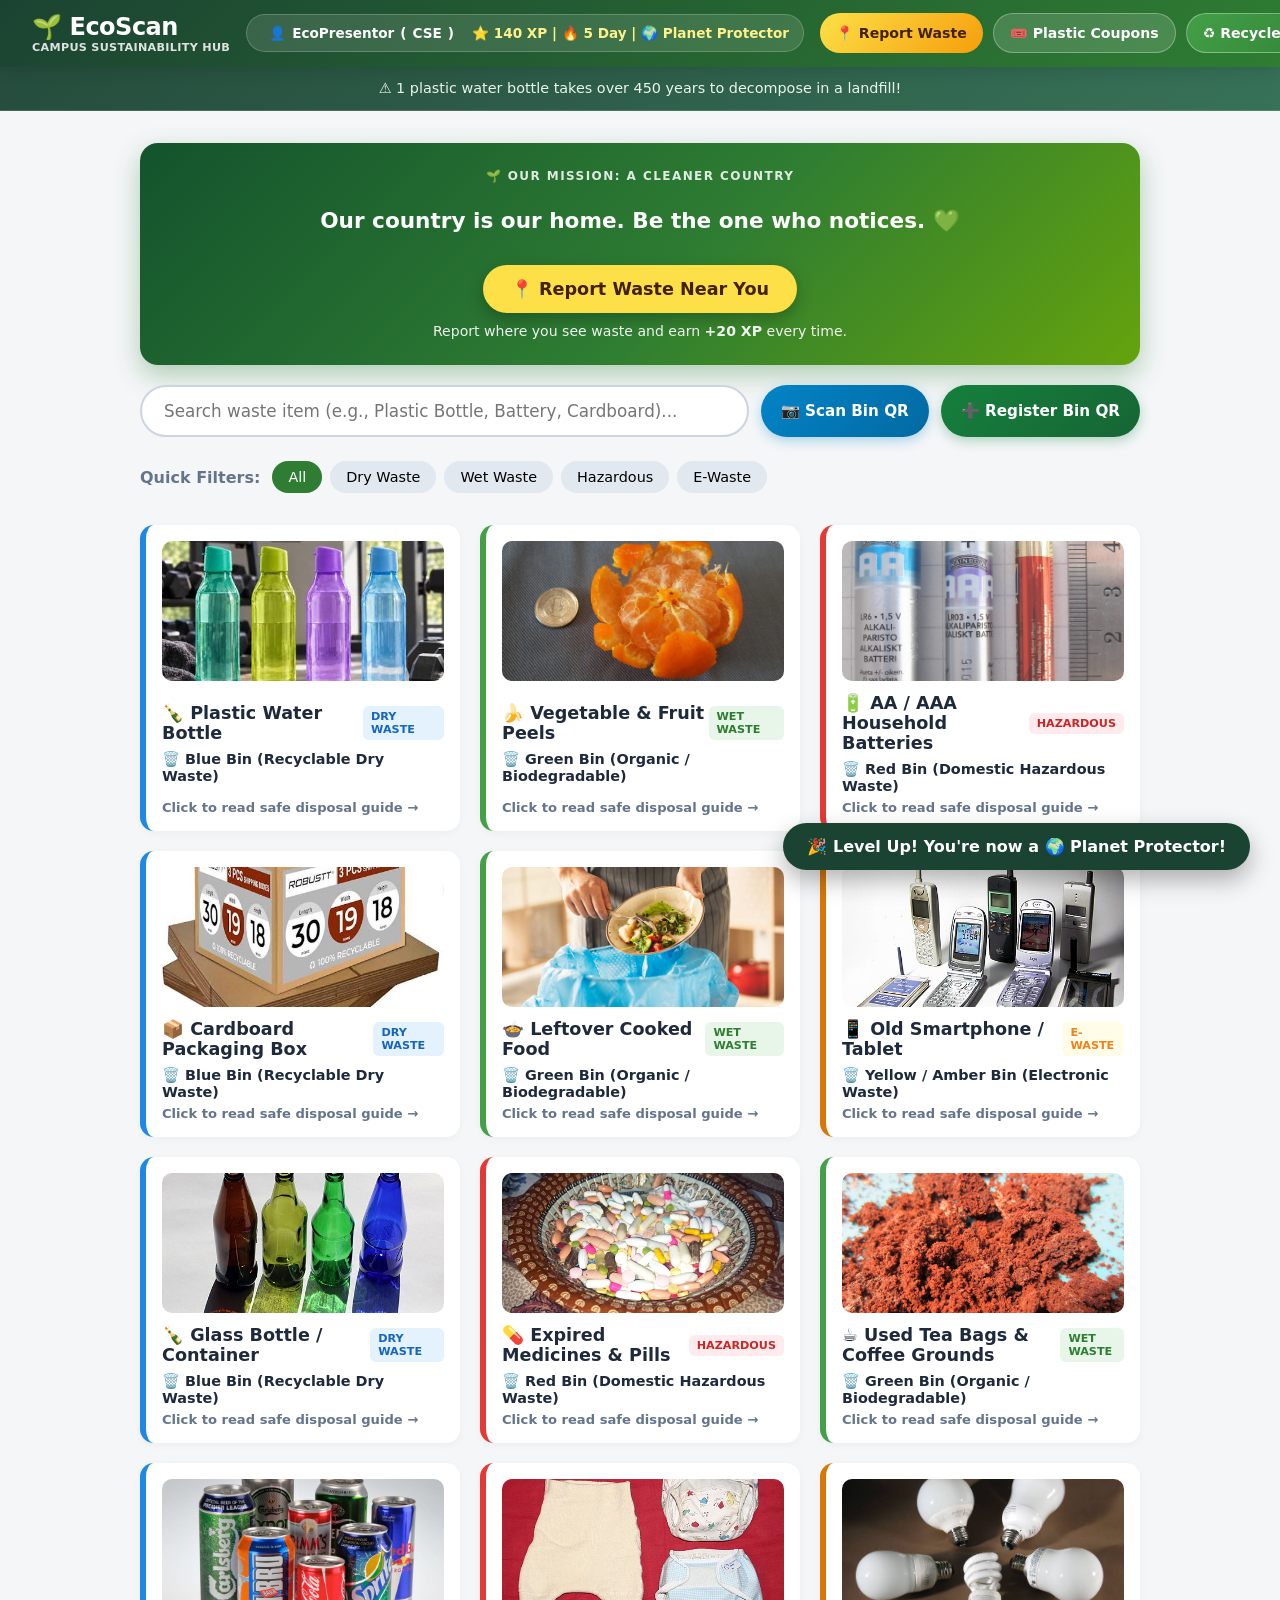
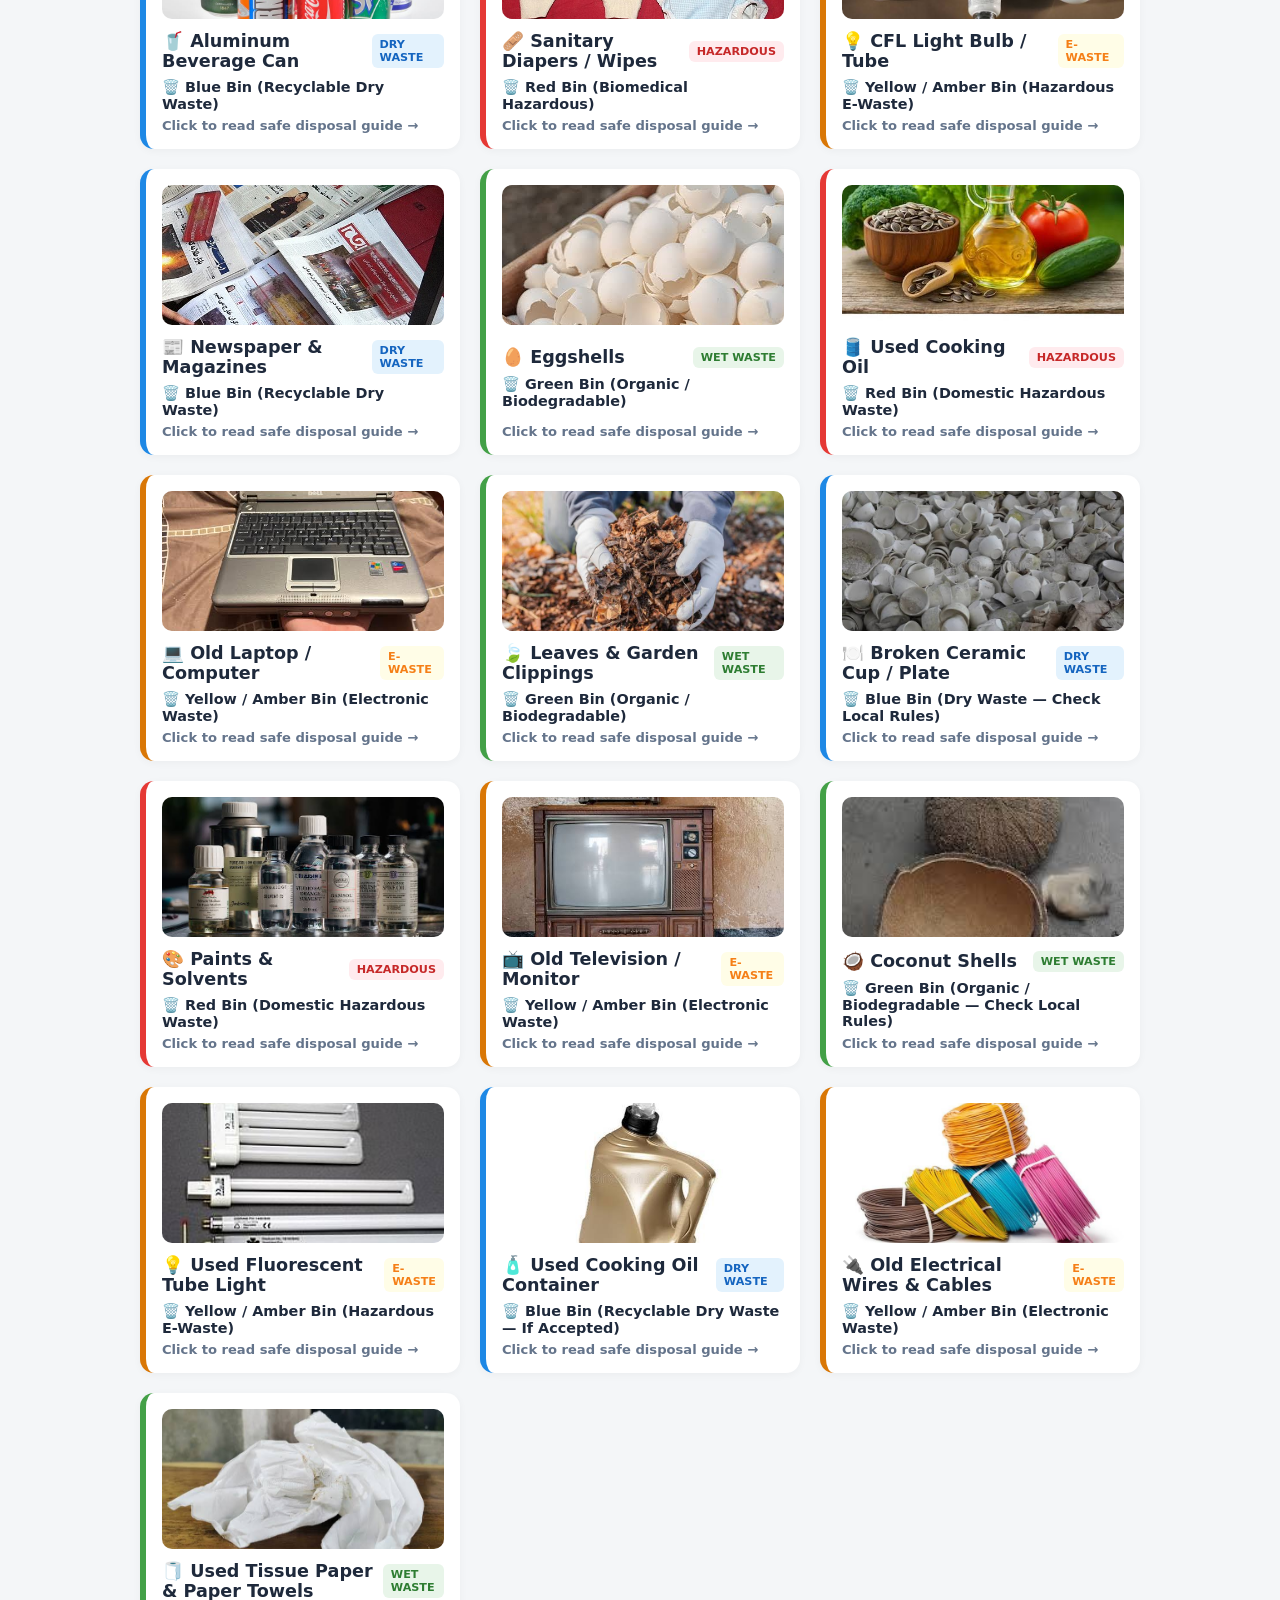
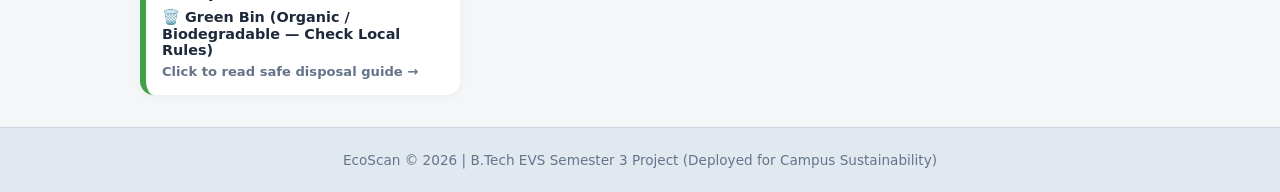
<file: index.html>
<!DOCTYPE html>
<html lang="en">
<head>
    <meta charset="UTF-8">
    <meta name="viewport" content="width=device-width, initial-scale=1.0">
    <title>EcoScan - Smart Waste Disposal Guide & Campus IoT Node</title>
    <link rel="stylesheet" href="style.css">
    <link rel="stylesheet" href="recycle.css">
</head>
<body>

    <!-- Professional Enterprise Header & Navbar -->
    <header class="app-header">
        <div class="nav-container">
            <!-- Brand Logo & Title -->
            <div class="nav-brand">
                <div class="logo">🌱 <span>EcoScan</span></div>
                <p class="tagline">Campus Sustainability Hub</p>
            </div>

            <!-- Central User Profile & Gamification Badge -->
            <div class="nav-profile-group">
                <button id="profileEditBtn" class="profile-edit-btn" title="Edit Profile & Stream">
                    👤 <span id="userDisplayName">Student</span> (<span id="userStreamTag">CSE</span>)
                </button>
                <div id="xpBadge" class="xp-badge">
                    ⭐ <span id="userXp">0</span> XP | 🔥 <span id="userStreakCount">1</span> Day | <span id="userRank">Rookie Sorter</span>
                </div>
            </div>

            <!-- Right-aligned Quick Navigation Utilities -->
            <div class="nav-actions-group">
                <!-- Injected Onboarding/Report Waste Button will dynamically appear first here -->
                <button id="openPlasticCouponBtn" class="nav-utility-btn" title="Plastic Deposit & Coupon Generator">
                    🎟️ Plastic Coupons
                </button>
                <button id="openRecycleBtn" class="nav-utility-btn recycle-nav-btn" title="Recycle & Reuse DIY Tutorials" aria-pressed="false">
                    ♻️ Recycle &amp; Reuse
                </button>
                <button id="openLeaderboardBtn" class="nav-utility-btn leaderboard-btn" title="View Stream Leaderboard">
                    🏆 Leaderboard
                </button>
            </div>
        </div>
    </header>

    <!-- Premium Glassmorphism Rotating Fact Banner -->
    <div class="ticker-container">
        <div class="ticker-track" id="factTicker"></div>
    </div>

    <main class="main-container">

        <!-- Existing Home Waste Search View -->
        <div id="wasteHomeView">
            <section class="search-section">
                <div class="search-bar-wrapper">
                    <input 
                        type="text" 
                        id="searchInput" 
                        placeholder="Search waste item (e.g., Plastic Bottle, Battery, Cardboard)..."
                        autocomplete="off"
                    />
                    <button id="openBinScannerBtn" class="scanner-trigger-btn" title="Scan Campus Bin QR">
                        📷 Scan Bin QR
                    </button>
                    <button id="openRegisterBinBtn" class="register-trigger-btn" title="Register New Campus Bin">
                        ➕ Register Bin QR
                    </button>
                </div>
            </section>

            <!-- Quick Filters -->
            <section class="filter-section">
                <span class="filter-label">Quick Filters:</span>
                <div class="pill-group">
                    <button class="pill active" data-category="All">All</button>
                    <button class="pill" data-category="Dry Waste">Dry Waste</button>
                    <button class="pill" data-category="Wet Waste">Wet Waste</button>
                    <button class="pill" data-category="Hazardous">Hazardous</button>
                    <button class="pill" data-category="E-Waste">E-Waste</button>
                </div>
            </section>

            <!-- Results Grid -->
            <section id="resultsGrid" class="results-grid"></section>

            <!-- No Results Fallback -->
            <div id="noResults" class="no-results hidden">
                <p>🔍 No matching waste item found in the database.</p>
            </div>
        </div>

        <!-- Recycle & Reuse View Section -->
        <section id="recycleSection" class="recycle-section hidden" aria-labelledby="recycleHeading">
            <div class="recycle-header">
                <h2 id="recycleHeading">♻️ Recycle &amp; Reuse</h2>
                <p>Turn everyday waste into something useful. Pick a material and follow a beginner-friendly video tutorial.</p>
            </div>

            <div class="recycle-layout">
                <button id="recycleMenuToggle" class="recycle-menu-toggle" aria-expanded="false" aria-controls="recycleSidebar">
                    <span>☰ Browse Materials: <strong id="recycleMenuCurrent">All Tutorials</strong></span>
                    <span aria-hidden="true">▾</span>
                </button>

                <aside id="recycleSidebar" class="recycle-sidebar" aria-label="Browse Materials">
                    <h3 class="recycle-sidebar-title">Browse Materials</h3>
                    <ul id="recycleCategoryList" class="recycle-category-list"></ul>
                </aside>

                <div class="recycle-content">
                    <div id="recycleGrid" class="recycle-grid" aria-live="polite"></div>
                    <div id="recycleDetail" class="recycle-detail hidden"></div>
                </div>
            </div>
        </section>

        <!-- Integrated Plastic Deposit & Coupon Generator View Section -->
        <section id="plasticCouponSection" class="coupon-section hidden" aria-labelledby="couponHeading">
            <div class="coupon-box" style="max-width: 100%; border: none; box-shadow: none; background: transparent; padding: 0;">
                <div class="header-row">
                    <h2 id="couponHeading">Plastic Deposit Bag</h2>
                    <span id="lifetime-badge" class="badge">Lifetime: 0 items</span>
                </div>
                <p class="subtitle">Add all your plastic items to generate one combined reward coupon and earn XP!</p>
                
                <label for="item-type">Select Item:</label>
                <select id="item-type">
                    <option value="LAYS_5">Lay's / Kurkure Packet (₹5/₹10 MLP) — ₹0.50</option>
                    <option value="THUMSUP_200">Thums Up / Sprite Bottle (200ml PET) — ₹1.00</option>
                    <option value="WATER_1L">Bisleri / Water Bottle (1L PET) — ₹2.00</option>
                    <option value="MILK_POUCH">Milk / Curd Pouch (500ml LDPE) — ₹1.00</option>
                    <option value="SHAMPOO_BOTTLE">Shampoo / Detergent Bottle (HDPE) — ₹3.00</option>
                </select>

                <div class="input-row">
                    <div class="qty-group">
                        <label for="quantity">Qty:</label>
                        <input type="number" id="quantity" min="1" max="200" value="1" />
                    </div>
                    <button type="button" id="add-btn" class="secondary-btn">+ Add to Bag</button>
                </div>

                <div id="bag-container" class="bag-container hidden">
                    <h3>Your Deposit Bag</h3>
                    <ul id="bag-list"></ul>
                    
                    <div class="bag-summary">
                        <span>Total Items: <strong id="total-items">0</strong></span>
                        <span>Est. Reward: <strong id="total-reward">₹0.00</strong></span>
                    </div>

                    <div class="eco-impact-box">
                        🌍 Impact: <strong id="plastic-saved">0g</strong> plastic diverted | <strong id="co2-saved">0g</strong> CO₂ prevented
                    </div>

                    <button type="button" id="generate-btn" class="primary-btn">Generate Combined Coupon & Earn XP</button>
                </div>

                <div id="coupon-result" class="hidden" aria-live="polite">
                    <p class="success-title">🎉 Combined Eco-Coupon Ready!</p>
                    <p>Reward Value: <strong id="discount-text"></strong></p>
                    <p id="final-eco-text" class="meta-text"></p>
                    <div class="code-display">
                        <code id="coupon-code"></code>
                    </div>
                    <div class="action-row">
                        <button type="button" id="copy-btn">Copy Code</button>
                        <button type="button" id="reset-btn" class="outline-btn">New Deposit</button>
                    </div>
                </div>
            </div>
        </section>

    </main>

    <!-- Interactive Chronological Disposal Detail Modal -->
    <div id="itemModal" class="modal-overlay hidden">
        <div class="modal-content">
            <button id="closeModal" class="modal-close">&times;</button>
            <div id="modalBody"></div>
        </div>
    </div>

    <!-- Enterprise Smart Bin Station Modal -->
    <div id="binScannerModal" class="modal-overlay hidden">
        <div class="modal-content" style="max-width: 500px; text-align: center;">
            <button id="closeBinScanner" class="modal-close">&times;</button>
            <div style="background: linear-gradient(135deg, #0284c7, #0369a1); padding: 24px; border-radius: 14px; color: white; margin-bottom: 20px;">
                <h2 style="font-size: 1.8rem; margin-bottom: 6px;">🏢 Campus Smart Bin Node</h2>
                <p style="font-size: 0.9rem; opacity: 0.9;">Enterprise IoT Waste Management & Instant Validation</p>
            </div>
            <p style="font-size: 0.95rem; color: #475569; margin-bottom: 16px;">
                Select a campus bin location to simulate scanning its physical QR sticker:
            </p>
            <div id="dynamicBinListContainer" style="display: flex; flex-direction: column; gap: 10px; margin-bottom: 20px; max-height: 220px; overflow-y: auto;"></div>
            <div id="binStationResult" class="hidden" style="background: #f0fdf4; border: 1px solid #bbf7d0; padding: 14px; border-radius: 10px; text-align: left; color: #166534;"></div>
        </div>
    </div>

    <!-- Enterprise Register & Generate QR Modal -->
    <div id="registerBinModal" class="modal-overlay hidden">
        <div class="modal-content" style="max-width: 540px; text-align: center;">
            <button id="closeRegisterBin" class="modal-close">&times;</button>
            <div style="background: linear-gradient(135deg, #15803d, #166534); padding: 22px; border-radius: 14px; color: white; margin-bottom: 20px;">
                <h2 style="font-size: 1.6rem; margin-bottom: 4px;">🛠️ Register Campus Bin Node</h2>
                <p style="font-size: 0.88rem; opacity: 0.9;">Generate Printable Eco-Sticker Posters Instantly</p>
            </div>
            <form id="qrGeneratorForm" style="display: flex; flex-direction: column; gap: 14px; text-align: left;">
                <div>
                    <label style="font-weight: 600; font-size: 0.9rem; color: #334155;">Campus Location / Node Name:</label>
                    <input type="text" id="nodeLocationInput" placeholder="e.g. Mechanical Block - Room 102 Gate" required style="width: 100%; padding: 10px 14px; border-radius: 8px; border: 1px solid #cbd5e1; margin-top: 4px;" />
                </div>
                <div>
                    <label style="font-weight: 600; font-size: 0.9rem; color: #334155;">Bin Waste Stream:</label>
                    <select id="nodeStreamSelect" style="width: 100%; padding: 10px 14px; border-radius: 8px; border: 1px solid #cbd5e1; margin-top: 4px;">
                        <option value="Dry Waste Only (Blue Stream)">Blue Bin — Recyclable Dry Waste</option>
                        <option value="Wet Waste Only (Green Stream)">Green Bin — Organic / Wet Waste</option>
                        <option value="Dual Stream (Dry + Wet)">Dual Stream — Green & Blue Bins</option>
                        <option value="Hazardous / E-Waste (Red & Amber)">Red & Amber — E-Waste & Bio-Hazard</option>
                    </select>
                </div>
                <button type="submit" style="background: #2e7d32; color: white; border: none; padding: 12px; border-radius: 8px; font-weight: bold; cursor: pointer; font-size: 1rem; margin-top: 6px;">
                    ⚡ Generate Eco-Sticker Poster
                </button>
            </form>
            <div id="qrPreviewArea" class="hidden" style="margin-top: 20px; background: #f8fafc; padding: 16px; border-radius: 12px; border: 1px dashed #cbd5e1; display: flex; flex-direction: column; align-items: center; gap: 12px;">
                <strong style="color: #1e293b; font-size: 0.95rem;">📸 Campus Eco-Sticker Poster Preview:</strong>
                <div id="qrImageContainer"></div>
                <p id="qrDetailsText" style="font-size: 0.85rem; color: #475569; margin: 0;"></p>
                <button id="downloadQrBtn" style="background: #0284c7; color: white; border: none; padding: 10px 20px; border-radius: 20px; font-weight: bold; font-size: 0.9rem; cursor: pointer;">
                    🖨️ Print Printable Eco-Sticker Poster
                </button>
            </div>
        </div>
    </div>

    <!-- Live Stream Leaderboard Modal -->
    <div id="leaderboardModal" class="modal-overlay hidden">
        <div class="modal-content" style="max-width: 520px; text-align: center;">
            <button id="closeLeaderboard" class="modal-close">&times;</button>
            <div style="background: linear-gradient(135deg, #d97706, #b45309); padding: 22px; border-radius: 14px; color: white; margin-bottom: 20px;">
                <h2 style="font-size: 1.7rem; margin-bottom: 4px;">🏆 Campus Stream Leaderboard</h2>
                <p style="font-size: 0.88rem; opacity: 0.9;">Real-Time Department Eco-Clash & Top Sorters</p>
            </div>
            <div id="leaderboardList" style="display: flex; flex-direction: column; gap: 10px; margin-bottom: 20px;"></div>
        </div>
    </div>

    <!-- User Profile & Stream Modal -->
    <div id="profileModal" class="modal-overlay hidden">
        <div class="modal-content" style="max-width: 440px;">
            <button id="closeProfile" class="modal-close">&times;</button>
            <div style="background: linear-gradient(135deg, #1b4332, #2d6a4f); padding: 20px; border-radius: 12px; color: white; text-align: center; margin-bottom: 18px;">
                <h2 style="font-size: 1.5rem; margin-bottom: 4px;">👤 Student Eco Profile</h2>
                <p style="font-size: 0.85rem; opacity: 0.9;">Enter details to compete in Department Leaderboards</p>
            </div>
            <form id="profileForm" style="display: flex; flex-direction: column; gap: 14px;">
                <div>
                    <label style="font-weight: 600; font-size: 0.9rem; color: #334155;">Your Full Name:</label>
                    <input type="text" id="userNameInput" placeholder="e.g. John Doe" required style="width: 100%; padding: 10px 14px; border-radius: 8px; border: 1px solid #cbd5e1; margin-top: 4px;" />
                </div>
                <div>
                    <label style="font-weight: 600; font-size: 0.9rem; color: #334155;">Department / Stream:</label>
                    <select id="userStreamSelect" style="width: 100%; padding: 10px 14px; border-radius: 8px; border: 1px solid #cbd5e1; margin-top: 4px;">
                        <option value="CSE">Computer Science & Engineering (CSE)</option>
                        <option value="ECE">Electronics & Communication (ECE)</option>
                        <option value="MECH">Mechanical Engineering (MECH)</option>
                        <option value="CIVIL">Civil Engineering (CIVIL)</option>
                        <option value="EE">Electrical Engineering (EE)</option>
                    </select>
                </div>
                <button type="submit" style="background: #2e7d32; color: white; border: none; padding: 12px; border-radius: 8px; font-weight: bold; cursor: pointer; font-size: 1rem; margin-top: 6px;">
                    💾 Save Profile & Join Leaderboard
                </button>
            </form>
        </div>
    </div>

    <!-- Admin Management Dashboard Modal -->
    <div id="adminDashboardModal" class="modal-overlay hidden">
        <div class="modal-content" style="max-width: 600px;">
            <button id="closeAdminDashboard" class="modal-close">&times;</button>
            <div style="background: linear-gradient(135deg, #1e293b, #0f172a); padding: 22px; border-radius: 14px; color: white; margin-bottom: 20px; text-align: center;">
                <h2 style="font-size: 1.6rem; margin-bottom: 4px;">🔐 EcoScan Admin Control Center</h2>
                <p style="font-size: 0.88rem; opacity: 0.9;">Manage Waste Items, Campus Bins, and System Stats</p>
            </div>
            <div style="display: flex; gap: 8px; margin-bottom: 20px;">
                <button id="tabAddWaste" class="pill active" style="flex:1;">+ Add Waste Item</button>
                <button id="tabManageBins" class="pill" style="flex:1;">📍 Manage Bins</button>
                <button id="tabManageWaste" class="pill" style="flex:1;">🗑️ Manage Waste DB</button>
            </div>
            <div id="adminWasteFormContainer">
                <form id="adminNewItemForm" style="display: flex; flex-direction: column; gap: 12px;">
                    <div>
                        <label style="font-weight: 600; font-size: 0.85rem; color: #334155;">Item Name:</label>
                        <input type="text" id="adminItemName" placeholder="e.g. Biodegradable Coffee Cup" required style="width: 100%; padding: 10px; border-radius: 8px; border: 1px solid #cbd5e1; margin-top: 4px;" />
                    </div>
                    <div style="display: flex; gap: 10px;">
                        <div style="flex: 1;">
                            <label style="font-weight: 600; font-size: 0.85rem; color: #334155;">Category:</label>
                            <select id="adminItemCategory" style="width: 100%; padding: 10px; border-radius: 8px; border: 1px solid #cbd5e1; margin-top: 4px;">
                                <option value="Dry Waste">Dry Waste</option>
                                <option value="Wet Waste">Wet Waste</option>
                                <option value="Hazardous">Hazardous</option>
                                <option value="E-Waste">E-Waste</option>
                            </select>
                        </div>
                        <div style="flex: 1;">
                            <label style="font-weight: 600; font-size: 0.85rem; color: #334155;">Bin Stream:</label>
                            <input type="text" id="adminItemBin" placeholder="e.g. Blue Bin (Recyclable)" required style="width: 100%; padding: 10px; border-radius: 8px; border: 1px solid #cbd5e1; margin-top: 4px;" />
                        </div>
                    </div>
                    <div>
                        <label style="font-weight: 600; font-size: 0.85rem; color: #334155;">Safe Disposal Instructions (Chronological):</label>
                        <textarea id="adminItemInstruction" placeholder="Rinse clean. Crush flat. Place in blue bin." rows="3" required style="width: 100%; padding: 10px; border-radius: 8px; border: 1px solid #cbd5e1; margin-top: 4px;"></textarea>
                    </div>
                    <button type="submit" style="background: var(--primary-green); color: white; border: none; padding: 12px; border-radius: 8px; font-weight: bold; cursor: pointer; margin-top: 6px;">
                        💾 Publish Item to Live Website
                    </button>
                </form>
            </div>
            <div id="adminBinsListContainer" class="hidden">
                <h3 style="font-size: 1rem; color: #1e293b; margin-bottom: 10px;">Active Campus Bin Nodes:</h3>
                <div id="adminActiveBinsList" style="display: flex; flex-direction: column; gap: 8px; max-height: 250px; overflow-y: auto;"></div>
            </div>
            <div id="adminWasteListContainer" class="hidden">
                <h3 style="font-size: 1rem; color: #1e293b; margin-bottom: 10px;">Custom & Live Waste Database:</h3>
                <div id="adminActiveWasteList" style="display: flex; flex-direction: column; gap: 8px; max-height: 250px; overflow-y: auto;"></div>
            </div>
        </div>
    </div>

    <!-- Admin Login Prompt Modal -->
    <div id="adminLoginModal" class="modal-overlay hidden">
        <div class="modal-content" style="max-width: 400px; text-align: center;">
            <button id="closeAdminLogin" class="modal-close">&times;</button>
            <h2 style="font-size: 1.4rem; margin-bottom: 10px; color: #1e293b;">🔒 Admin Authentication</h2>
            <p style="font-size: 0.9rem; color: #64748b; margin-bottom: 16px;">Enter secure passkey to access management tools:</p>
            <form id="adminLoginForm" style="display: flex; flex-direction: column; gap: 12px;">
                <input type="password" id="adminPasskey" placeholder="Enter passkey (default: ecoscan_admin)" required style="width: 100%; padding: 12px; border-radius: 8px; border: 1px solid #cbd5e1; text-align: center;" />
                <button type="submit" style="background: #1e293b; color: white; border: none; padding: 12px; border-radius: 8px; font-weight: bold; cursor: pointer;">
                    🔓 Unlock Control Center
                </button>
            </form>
        </div>
    </div>

    <!-- Level-Up Notification Toast -->
    <div id="toastNotification" class="toast-notification hidden">
        <span id="toastText">🎉 Rank Up!</span>
    </div>

    <footer class="app-footer">
        <p>EcoScan &copy; 2026 | B.Tech EVS Semester 3 Project (Deployed for Campus Sustainability)</p>
    </footer>

    <!-- Script Execution Stack -->
    <script src="data.js"></script>
    <script src="app.js"></script>
    <script src="recycle.js"></script>
    <script src="plastic-coupon.js"></script>
    <script src="onboarding.js"></script>
</body>
</html>
</file>
<file: style.css>
/* ==========================================================================
   EcoScan Enterprise Design System & Stylesheet (`style.css`) - Part 1
   ========================================================================== */

:root {
    --primary-green: #2e7d32;
    --primary-dark: #1b4332;
    --primary-light: #40916c;
    --accent-gold: #d97706;
    --bg-color: #f4f6f8;
    --card-bg: #ffffff;
    --text-dark: #1e293b;
    --text-muted: #64748b;
    --border-color: #cbd5e1;
    --bin-blue: #1e88e5;
    --bin-green: #43a047;
    --bin-red: #e53935;
    --bin-amber: #d97706;
    --shadow-sm: 0 2px 8px rgba(0, 0, 0, 0.04);
    --shadow-md: 0 4px 16px rgba(0, 0, 0, 0.08);
    --shadow-lg: 0 20px 40px -15px rgba(0, 0, 0, 0.15);
}

/* Fixed Universal Selector */
* {
    box-sizing: border-box;
    margin: 0;
    padding: 0;
    font-family: 'Segoe UI', system-ui, -apple-system, BlinkMacSystemFont, Roboto, sans-serif;
}

body {
    background-color: var(--bg-color);
    color: var(--text-dark);
    display: flex;
    flex-direction: column;
    min-height: 100vh;
    -webkit-font-smoothing: antialiased;
}

/* ==========================================================================
   Professional Structured Navbar (Aligned & Responsive)
   ========================================================================== */
.app-header {
    background: linear-gradient(135deg, var(--primary-dark), var(--primary-green));
    color: white;
    padding: 0.8rem 2rem;
    box-shadow: 0 4px 16px rgba(0, 0, 0, 0.12);
    position: sticky;
    top: 0;
    z-index: 900;
}

.nav-container {
    max-width: 1400px;
    margin: 0 auto;
    display: flex;
    justify-content: space-between;
    align-items: center;
    gap: 16px;
    flex-wrap: nowrap;
}

.nav-brand {
    display: flex;
    flex-direction: column;
    flex-shrink: 0;
}

.app-header .logo {
    font-size: 1.5rem;
    font-weight: 800;
    letter-spacing: -0.5px;
    display: flex;
    align-items: center;
    gap: 8px;
}

.app-header .tagline {
    font-size: 0.7rem;
    opacity: 0.85;
    letter-spacing: 0.3px;
    text-transform: uppercase;
    font-weight: 600;
}

/* Right-side navbar controls container */
.nav-right-group, 
.nav-container > div:not(.nav-brand) {
    display: flex;
    align-items: center;
    gap: 10px;
    flex-wrap: nowrap;
}

.nav-profile-group {
    display: flex;
    align-items: center;
    gap: 10px;
    background: rgba(255, 255, 255, 0.12);
    padding: 6px 14px;
    border-radius: 30px;
    border: 1px solid rgba(255, 255, 255, 0.2);
    backdrop-filter: blur(6px);
    font-size: 0.85rem;
    white-space: nowrap;
}

.nav-actions-group {
    display: flex;
    align-items: center;
    gap: 10px;
}

.profile-edit-btn {
    background: transparent;
    border: none;
    color: white;
    font-size: 0.85rem;
    font-weight: 600;
    cursor: pointer;
    display: flex;
    align-items: center;
    gap: 6px;
    padding: 4px 8px;
    border-radius: 16px;
    transition: background 0.2s ease;
}

.profile-edit-btn:hover {
    background: rgba(255, 255, 255, 0.15);
}

.xp-badge {
    font-size: 0.85rem;
    font-weight: 700;
    color: #fef08a;
    transition: transform 0.3s cubic-bezier(0.175, 0.885, 0.32, 1.275);
}

.xp-badge.pulse {
    transform: scale(1.15);
}

/* Navbar Utility & Action Buttons - Uniform Height */
.nav-utility-btn, 
.scanner-trigger-btn, 
.register-trigger-btn {
    background: rgba(255, 255, 255, 0.15);
    border: 1px solid rgba(255, 255, 255, 0.3);
    color: white;
    height: 40px;
    padding: 0 16px;
    border-radius: 24px;
    font-size: 0.88rem;
    font-weight: 600;
    cursor: pointer;
    transition: all 0.2s ease;
    display: inline-flex;
    align-items: center;
    gap: 6px;
    white-space: nowrap;
    text-decoration: none;
}

.nav-utility-btn:hover {
    background: rgba(255, 255, 255, 0.25);
    transform: translateY(-1px);
}

.leaderboard-btn {
    background: linear-gradient(135deg, #d97706, #b45309) !important;
    border: none !important;
    box-shadow: 0 4px 12px rgba(180, 83, 9, 0.35);
}

.admin-lock-btn {
    background: #0f172a !important;
    border: none !important;
    box-shadow: 0 4px 12px rgba(15, 23, 42, 0.35);
}

/* Responsive Navbar Scaling */
@media (max-width: 1100px) {
    .nav-container {
        flex-wrap: wrap;
        justify-content: center;
        text-align: center;
        padding: 10px 0;
    }
    .nav-right-group, 
    .nav-container > div:not(.nav-brand) {
        width: 100%;
        justify-content: center;
        flex-wrap: wrap;
    }
}

/* ==========================================================================
   Rotating Glass Fact Banner
   ========================================================================== */
.ticker-container {
    background: linear-gradient(135deg, rgba(27, 67, 50, 0.95), rgba(45, 106, 79, 0.95));
    color: #e9f5ed;
    padding: 10px 20px;
    text-align: center;
    border-bottom: 1px solid rgba(255, 255, 255, 0.15);
    font-size: 0.9rem;
    font-weight: 500;
    min-height: 44px;
    display: flex;
    align-items: center;
    justify-content: center;
}

.ticker-track {
    opacity: 1;
    transition: opacity 0.4s ease-in-out, transform 0.4s ease-in-out;
}

.ticker-track.fade-out {
    opacity: 0;
    transform: translateY(-6px);
}

.ticker-track.fade-in {
    opacity: 1;
    transform: translateY(0);
}

/* ==========================================================================
   Main Layout & Search Bar
   ========================================================================== */
.main-container {
    max-width: 1000px;
    width: 92%;
    margin: 2rem auto;
    flex: 1;
}

.search-section {
    margin-bottom: 1.5rem;
}

.search-bar-wrapper {
    display: flex;
    gap: 12px;
    flex-wrap: wrap;
}

#searchInput {
    flex: 1;
    min-width: 220px;
    padding: 14px 22px;
    font-size: 1.05rem;
    border: 2px solid var(--border-color);
    border-radius: 30px;
    outline: none;
    transition: all 0.25s ease;
    background: #ffffff;
}

#searchInput:focus {
    border-color: var(--primary-green);
    box-shadow: 0 0 0 4px rgba(46, 125, 50, 0.12);
}

.scanner-trigger-btn, .register-trigger-btn {
    color: white;
    border: none;
    padding: 0 20px;
    border-radius: 30px;
    font-weight: bold;
    font-size: 0.95rem;
    cursor: pointer;
    display: flex;
    align-items: center;
    gap: 8px;
    transition: all 0.2s ease;
    height: 52px;
    white-space: nowrap;
}

.scanner-trigger-btn {
    background: linear-gradient(135deg, #0284c7, #0369a1);
    box-shadow: 0 4px 12px rgba(2, 132, 199, 0.3);
}

.scanner-trigger-btn:hover {
    transform: translateY(-2px);
    box-shadow: 0 6px 16px rgba(2, 132, 199, 0.4);
}

.register-trigger-btn {
    background: linear-gradient(135deg, #15803d, #166534);
    box-shadow: 0 4px 12px rgba(21, 128, 61, 0.3);
}

.register-trigger-btn:hover {
    transform: translateY(-2px);
    box-shadow: 0 6px 16px rgba(21, 128, 61, 0.4);
}

.bin-station-btn {
    background: #f8fafc;
    border: 2px solid #e2e8f0;
    padding: 14px;
    border-radius: 10px;
    font-weight: 600;
    color: #334155;
    cursor: pointer;
    text-align: left;
    transition: all 0.2s ease;
}

.bin-station-btn:hover {
    border-color: #0284c7;
    background: #f0f9ff;
    color: #0369a1;
    transform: translateX(3px);
}

/* ==========================================================================
   Filters & Grid Cards
   ========================================================================== */
.filter-section {
    display: flex;
    align-items: center;
    gap: 12px;
    margin-bottom: 2rem;
    flex-wrap: wrap;
}

.filter-label {
    font-weight: 600;
    color: var(--text-muted);
}

.pill-group {
    display: flex;
    gap: 8px;
    flex-wrap: wrap;
}

.pill {
    background: #e2e8f0;
    border: none;
    padding: 8px 16px;
    border-radius: 20px;
    cursor: pointer;
    font-size: 0.9rem;
    font-weight: 500;
    transition: all 0.2s ease;
}

.pill:hover {
    background: #cbd5e1;
}

.pill.active {
    background: var(--primary-green);
    color: white;
}

.results-grid {
    display: grid;
    grid-template-columns: repeat(auto-fill, minmax(280px, 1fr));
    gap: 20px;
}

.card {
    background: var(--card-bg);
    border-radius: 14px;
    padding: 16px;
    box-shadow: var(--shadow-sm);
    display: flex;
    flex-direction: column;
    justify-content: space-between;
    border-left: 6px solid #ccc;
    cursor: pointer;
    transition: transform 0.25s ease, box-shadow 0.25s ease;
}

.card:hover {
    transform: translateY(-5px);
    box-shadow: var(--shadow-md);
}

.card.bin-blue { border-left-color: var(--bin-blue); }
.card.bin-green { border-left-color: var(--bin-green); }
.card.bin-red { border-left-color: var(--bin-red); }
.card.bin-amber { border-left-color: var(--bin-amber); }

.card-image-wrapper {
    height: 140px;
    overflow: hidden;
    border-radius: 10px;
    background: #e2e8f0;
    display: flex;
    align-items: center;
    justify-content: center;
    margin-bottom: 12px;
}

.card-image-wrapper img {
    width: 100%;
    height: 100%;
    object-fit: cover;
    transition: transform 0.3s ease;
}

.card:hover .card-image-wrapper img {
    transform: scale(1.06);
}

.card-header {
    display: flex;
    justify-content: space-between;
    align-items: center;
    margin-bottom: 8px;
}

.card-title {
    font-size: 1.1rem;
    font-weight: 700;
    color: var(--text-dark);
}

.badge {
    font-size: 0.7rem;
    padding: 4px 8px;
    border-radius: 6px;
    font-weight: bold;
    text-transform: uppercase;
}

.badge-dry { background: #e3f2fd; color: #1565c0; }
.badge-wet { background: #e8f5e9; color: #2e7d32; }
.badge-haz { background: #ffebee; color: #c62828; }
.badge-ewaste { background: #fffde7; color: #f57f17; }

.bin-info {
    font-size: 0.9rem;
    font-weight: 600;
    margin: 6px 0;
    color: var(--text-dark);
}

.disposal-steps {
    font-size: 0.82rem;
    color: var(--text-muted);
}

/* ==========================================================================
   Modals & Timeline Step Guides
   ========================================================================== */
.modal-overlay {
    position: fixed;
    top: 0;
    left: 0;
    width: 100%;
    height: 100%;
    background: rgba(0, 0, 0, 0.65);
    backdrop-filter: blur(6px);
    display: flex;
    align-items: center;
    justify-content: center;
    z-index: 1000;
}

.modal-overlay.hidden {
    display: none;
}

.modal-content {
    background: white;
    width: 90%;
    max-width: 600px;
    border-radius: 20px;
    padding: 30px;
    position: relative;
    box-shadow: var(--shadow-lg);
    max-height: 90vh;
    overflow-y: auto;
    animation: modalPop 0.3s cubic-bezier(0.175, 0.885, 0.32, 1.275);
}

@keyframes modalPop {
    0% { transform: scale(0.85); opacity: 0; }
    100% { transform: scale(1); opacity: 1; }
}

.modal-close {
    position: absolute;
    top: 18px;
    right: 18px;
    background: #f1f5f9;
    border: none;
    font-size: 1.4rem;
    width: 38px;
    height: 38px;
    border-radius: 50%;
    cursor: pointer;
    display: flex;
    align-items: center;
    justify-content: center;
    color: #475569;
    transition: background 0.2s, transform 0.2s;
    z-index: 10;
}

.modal-close:hover {
    background: #e2e8f0;
    transform: rotate(90deg);
}

.modal-animated-banner {
    background: linear-gradient(135deg, var(--primary-dark), var(--primary-green));
    border-radius: 14px;
    padding: 28px 20px;
    text-align: center;
    color: #ffffff;
    margin-bottom: 20px;
}

.modal-animated-title {
    font-size: 2.2rem;
    font-weight: 800;
}

.timeline-container {
    margin-top: 8px;
    display: flex;
    flex-direction: column;
    gap: 12px;
}

.timeline-step {
    display: flex;
    align-items: flex-start;
    gap: 14px;
    background: #ffffff;
    padding: 12px 16px;
    border-radius: 10px;
    border: 1px solid #e2e8f0;
}

.timeline-number {
    background: linear-gradient(135deg, var(--primary-green), var(--primary-light));
    color: white;
    width: 28px;
    height: 28px;
    border-radius: 50%;
    display: flex;
    align-items: center;
    justify-content: center;
    font-weight: bold;
    font-size: 0.85rem;
    flex-shrink: 0;
}

.timeline-text {
    font-size: 0.95rem;
    color: #334155;
    line-height: 1.5;
}

.modal-eco-box {
    background: #f0fdf4;
    border: 1px solid #bbf7d0;
    padding: 14px 18px;
    border-radius: 10px;
    margin-top: 16px;
    font-size: 0.9rem;
    color: #166534;
}

/* ==========================================================================
   Toasts & Footer
   ========================================================================== */
.toast-notification {
    position: fixed;
    bottom: 30px;
    right: 30px;
    background: var(--primary-dark);
    color: #ffffff;
    padding: 14px 24px;
    border-radius: 30px;
    box-shadow: 0 10px 25px rgba(0, 0, 0, 0.3);
    z-index: 2000;
    font-weight: bold;
    display: flex;
    align-items: center;
    gap: 10px;
    animation: toastSlideUp 0.35s cubic-bezier(0.175, 0.885, 0.32, 1.275);
}

.toast-notification.hidden {
    display: none;
}

@keyframes toastSlideUp {
    0% { transform: translateY(100px); opacity: 0; }
    100% { transform: translateY(0); opacity: 1; }
}

.no-results {
    text-align: center;
    padding: 3rem;
    color: var(--text-muted);
}

/* ==========================================================================
   EcoScan Enterprise Stylesheet (`style.css`) - Part 2
   ========================================================================== */

.hidden {
    display: none !important;
}

.app-footer {
    text-align: center;
    padding: 1.5rem;
    background: #e2e8f0;
    font-size: 0.85rem;
    color: var(--text-muted);
    margin-top: auto;
    border-top: 1px solid var(--border-color);
}

/* ==========================================================================
   Standalone Print-Card Layout for Printable Eco-Stickers
   ========================================================================== */
@media print {
    body * {
        visibility: hidden !important;
    }
    #printableEcoStickerCard, #printableEcoStickerCard * {
        visibility: visible !important;
    }
    #printableEcoStickerCard {
        position: absolute !important;
        left: 50% !important;
        top: 25% !important;
        transform: translate(-50%, -25%) !important;
        width: 360px !important;
        border: 4px dashed #166534 !important;
        padding: 28px !important;
        border-radius: 20px !important;
        background: #ffffff !important;
        box-shadow: none !important;
    }
}

/* ==========================================================================
   EcoScan Enterprise - Plastic Deposit & Coupon Generator Styles
   ========================================================================== */

.coupon-section {
    background: var(--card-bg);
    border-radius: 16px;
    padding: 28px;
    box-shadow: var(--shadow-sm);
    margin-top: 1.5rem;
    border: 1px solid var(--border-color);
}

.coupon-box .header-row {
    display: flex;
    justify-content: space-between;
    align-items: center;
    gap: 12px;
    flex-wrap: wrap;
    margin-bottom: 6px;
}

.coupon-box h2 {
    margin: 0;
    color: var(--primary-dark);
    font-size: 1.5rem;
    font-weight: 800;
}

.coupon-box .badge {
    background-color: #e8f5e9;
    color: #1b5e20;
    border: 1px solid #a5d6a7;
    padding: 6px 12px;
    border-radius: 20px;
    font-size: 0.82rem;
    font-weight: 700;
    white-space: nowrap;
}

.coupon-box .subtitle {
    font-size: 0.95rem;
    color: var(--text-muted);
    margin: 0 0 20px 0;
}

.coupon-section label {
    display: block;
    font-weight: 600;
    margin-bottom: 6px;
    color: var(--text-dark);
    font-size: 0.9rem;
}

.coupon-section select, 
.coupon-section input {
    width: 100%;
    padding: 12px 16px;
    border: 2px solid var(--border-color);
    border-radius: 10px;
    font-size: 1rem;
    font-family: inherit;
    background: #ffffff;
    color: var(--text-dark);
    outline: none;
    transition: all 0.25s ease;
    margin-bottom: 16px;
}

.coupon-section select:focus, 
.coupon-section input:focus {
    border-color: var(--primary-green);
    box-shadow: 0 0 0 4px rgba(46, 125, 50, 0.12);
}

.coupon-section .input-row {
    display: flex;
    gap: 12px;
    align-items: flex-end;
    margin-bottom: 18px;
    flex-wrap: wrap;
}

.coupon-section .qty-group {
    width: 100px;
    flex-shrink: 0;
}

.coupon-section .secondary-btn {
    flex-grow: 1;
    background: linear-gradient(135deg, #0284c7, #0369a1);
    color: #ffffff;
    height: 48px;
    border: none;
    border-radius: 10px;
    font-weight: 700;
    font-size: 0.95rem;
    cursor: pointer;
    box-shadow: 0 4px 12px rgba(2, 132, 199, 0.25);
    transition: all 0.2s ease;
}

.coupon-section .secondary-btn:hover {
    transform: translateY(-2px);
    box-shadow: 0 6px 16px rgba(2, 132, 199, 0.35);
}

.coupon-section .primary-btn {
    width: 100%;
    background: linear-gradient(135deg, var(--primary-green), var(--primary-light));
    color: #ffffff;
    margin-top: 14px;
    padding: 14px;
    border: none;
    border-radius: 10px;
    font-weight: 700;
    font-size: 1rem;
    cursor: pointer;
    box-shadow: 0 4px 12px rgba(46, 125, 50, 0.3);
    transition: all 0.2s ease;
}

.coupon-section .primary-btn:hover {
    transform: translateY(-2px);
    box-shadow: 0 6px 16px rgba(46, 125, 50, 0.4);
}

/* Bag List & Item Rows */
.coupon-section .bag-container {
    border-top: 1px solid #e2e8f0;
    padding-top: 18px;
    margin-top: 14px;
}

.coupon-section .bag-container h3 {
    margin: 0 0 12px 0;
    font-size: 1.05rem;
    color: var(--text-dark);
    font-weight: 700;
}

.coupon-section .bag-item {
    display: flex;
    justify-content: space-between;
    align-items: center;
    background: #f8fafc;
    border: 1px solid #e2e8f0;
    padding: 10px 14px;
    border-radius: 8px;
    margin-bottom: 8px;
    font-size: 0.92rem;
    transition: background 0.2s ease;
}

.coupon-section .bag-item:hover {
    background: #f1f5f9;
}

.coupon-section .bag-item-info strong {
    color: var(--text-dark);
}

.coupon-section .bag-item-info small {
    display: block;
    color: var(--text-muted);
    font-size: 0.8rem;
    margin-top: 2px;
}

.coupon-section .remove-btn {
    background: #fee2e2;
    color: #991b1b;
    border: none;
    padding: 6px 10px;
    font-size: 0.8rem;
    border-radius: 6px;
    cursor: pointer;
    font-weight: 700;
    transition: background 0.2s ease;
}

.coupon-section .remove-btn:hover {
    background: #fecaca;
}

.coupon-section .bag-summary {
    display: flex;
    justify-content: space-between;
    font-size: 0.98rem;
    color: var(--text-dark);
    padding: 12px 6px;
    border-top: 1px dashed var(--border-color);
    margin-top: 12px;
    font-weight: 600;
}

.coupon-section .eco-impact-box {
    background-color: #f0fdf4;
    border: 1px solid #bbf7d0;
    color: #166534;
    padding: 12px 14px;
    border-radius: 10px;
    font-size: 0.9rem;
    text-align: center;
    margin-top: 10px;
    font-weight: 500;
}

/* Final Generated Coupon Card */
#coupon-result {
    margin-top: 20px;
    padding: 22px;
    background-color: #f0fdf4;
    border: 2px dashed #4ade80;
    border-radius: 12px;
    text-align: center;
}

#coupon-result .success-title {
    font-weight: 800;
    color: #166534;
    font-size: 1.2rem;
    margin: 0 0 8px 0;
}

#coupon-result p {
    color: #334155;
    font-size: 0.95rem;
    margin: 6px 0;
}

.coupon-section .code-display {
    background: #ffffff;
    padding: 14px;
    margin: 14px 0;
    border-radius: 8px;
    border: 1px solid #bbf7d0;
    font-size: 1.2rem;
    font-weight: 800;
    letter-spacing: 1.5px;
    color: var(--primary-green);
    box-shadow: inset 0 2px 4px rgba(0, 0, 0, 0.02);
}

.coupon-section .action-row {
    display: flex;
    gap: 10px;
    margin-top: 14px;
}

#copy-btn {
    flex: 2;
    background-color: var(--primary-green);
    color: #fff;
    padding: 12px;
    border: none;
    border-radius: 10px;
    cursor: pointer;
    font-weight: 700;
    font-size: 0.95rem;
    transition: all 0.2s ease;
}

#copy-btn:hover {
    background-color: var(--primary-dark);
    transform: translateY(-1px);
}

.coupon-section .outline-btn {
    flex: 1;
    background-color: #ffffff;
    color: var(--text-dark);
    border: 1px solid var(--border-color);
    padding: 12px;
    border-radius: 10px;
    cursor: pointer;
    font-weight: 700;
    font-size: 0.95rem;
    transition: all 0.2s ease;
}

.coupon-section .outline-btn:hover {
    background-color: #f1f5f9;
    border-color: var(--text-muted);
}
</file>
<file: recycle.css>
/* ==========================================================================
   EcoScan - Recycle & Reuse (`recycle.css`)
   Uses the colour variables from style.css. All class names start with
   "recycle-" so nothing here can affect the existing pages.
   ========================================================================== */

/* Navbar button (re-uses .nav-utility-btn look) */
.recycle-nav-btn {
    background: linear-gradient(135deg, #43a047, #2e7d32);
    border: 1px solid rgba(255, 255, 255, 0.35);
}
.recycle-nav-btn.active {
    background: #ffffff;
    color: var(--primary-dark);
}

/* Section header */
.recycle-header {
    margin-bottom: 1.25rem;
}
.recycle-header h2 {
    font-size: 1.6rem;
    color: var(--primary-dark);
    margin-bottom: 4px;
}
.recycle-header p {
    color: var(--text-muted);
    font-size: 0.95rem;
}

/* Layout: sidebar left, content right */
.recycle-layout {
    display: grid;
    grid-template-columns: 240px 1fr;
    gap: 24px;
    align-items: start;
}

/* Sidebar (Amazon-style category list) */
.recycle-sidebar {
    background: var(--card-bg);
    border: 1px solid var(--border-color);
    border-radius: 12px;
    box-shadow: var(--shadow-sm);
    padding: 14px 8px;
    position: sticky;
    top: 96px;
}
.recycle-sidebar-title {
    font-size: 1rem;
    color: var(--text-dark);
    padding: 0 10px 10px;
    margin-bottom: 6px;
    border-bottom: 1px solid #e2e8f0;
}
.recycle-category-list {
    list-style: none;
}
.recycle-category-btn {
    width: 100%;
    display: flex;
    align-items: center;
    gap: 10px;
    padding: 10px 12px;
    background: transparent;
    border: none;
    border-left: 4px solid transparent;
    border-radius: 6px;
    font-size: 0.95rem;
    color: var(--text-dark);
    text-align: left;
    cursor: pointer;
    transition: background 0.15s ease;
}
.recycle-category-btn:hover {
    background: #f1f5f9;
}
.recycle-category-btn.active {
    background: #e8f5e9;
    border-left-color: var(--primary-green);
    color: var(--primary-dark);
    font-weight: 700;
}
.recycle-cat-name {
    flex: 1;
}
.recycle-cat-count {
    font-size: 0.75rem;
    background: #e2e8f0;
    color: var(--text-muted);
    border-radius: 10px;
    padding: 1px 8px;
}
.recycle-category-btn.active .recycle-cat-count {
    background: var(--primary-green);
    color: #fff;
}

/* Visible keyboard focus for every new control */
.recycle-category-btn:focus-visible,
.recycle-menu-toggle:focus-visible,
.recycle-watch-btn:focus-visible,
.recycle-back-btn:focus-visible,
.recycle-yt-link a:focus-visible,
.recycle-nav-btn:focus-visible,
.recycle-detail-title:focus-visible {
    outline: 3px solid var(--accent-gold);
    outline-offset: 2px;
}

/* Mobile menu toggle is hidden on desktop */
.recycle-menu-toggle {
    display: none;
}

/* Tutorial cards */
.recycle-grid {
    display: grid;
    grid-template-columns: repeat(auto-fill, minmax(250px, 1fr));
    gap: 20px;
}
.recycle-card {
    background: var(--card-bg);
    border-radius: 12px;
    box-shadow: var(--shadow-sm);
    overflow: hidden;
    display: flex;
    flex-direction: column;
    transition: transform 0.2s ease, box-shadow 0.2s ease;
}
.recycle-card:hover {
    transform: translateY(-3px);
    box-shadow: var(--shadow-md);
}
.recycle-thumb {
    position: relative;
    aspect-ratio: 16 / 9;
    background: #e2e8f0;
}
.recycle-thumb img {
    width: 100%;
    height: 100%;
    object-fit: cover;
    display: block;
}
.recycle-play {
    position: absolute;
    top: 50%;
    left: 50%;
    transform: translate(-50%, -50%);
    width: 48px;
    height: 48px;
    border-radius: 50%;
    background: rgba(0, 0, 0, 0.6);
    color: #fff;
    display: flex;
    align-items: center;
    justify-content: center;
    font-size: 1.1rem;
    padding-left: 3px;
}
.recycle-card-body {
    padding: 14px;
    display: flex;
    flex-direction: column;
    gap: 8px;
    flex: 1;
}
.recycle-badge {
    align-self: flex-start;
    background: #e8f5e9;
    color: var(--primary-green);
}
.recycle-card-title {
    font-size: 1.05rem;
    color: var(--text-dark);
}
.recycle-card-summary {
    font-size: 0.88rem;
    color: var(--text-muted);
    flex: 1;
}
.recycle-watch-btn {
    background: var(--primary-green);
    color: #fff;
    border: none;
    border-radius: 8px;
    padding: 10px 14px;
    font-size: 0.95rem;
    font-weight: 700;
    cursor: pointer;
    transition: background 0.2s ease;
}
.recycle-watch-btn:hover {
    background: var(--primary-dark);
}

.recycle-empty {
    grid-column: 1 / -1;
    background: var(--card-bg);
    border: 1px dashed var(--border-color);
    border-radius: 12px;
    padding: 2.5rem 1rem;
    text-align: center;
    color: var(--text-muted);
    line-height: 1.6;
}

/* Tutorial detail view */
.recycle-detail {
    background: var(--card-bg);
    border-radius: 12px;
    box-shadow: var(--shadow-sm);
    padding: 20px;
}
.recycle-back-btn {
    background: #e2e8f0;
    border: none;
    border-radius: 20px;
    padding: 8px 16px;
    font-size: 0.9rem;
    font-weight: 600;
    cursor: pointer;
    margin-bottom: 14px;
    display: inline-block;
}
.recycle-back-btn:hover {
    background: #cbd5e1;
}
.recycle-detail-title {
    font-size: 1.5rem;
    color: var(--primary-dark);
    margin: 8px 0 14px;
}
.recycle-video-wrap {
    position: relative;
    aspect-ratio: 16 / 9;
    border-radius: 12px;
    overflow: hidden;
    background: #000;
}
.recycle-video-wrap iframe {
    position: absolute;
    inset: 0;
    width: 100%;
    height: 100%;
    border: 0;
}
.recycle-yt-link {
    margin: 8px 0 16px;
    font-size: 0.85rem;
}
.recycle-yt-link a {
    color: var(--primary-green);
    font-weight: 600;
}
.recycle-info-grid {
    display: grid;
    grid-template-columns: 1fr 1fr;
    gap: 16px;
}
.recycle-info-box {
    background: #f8fafc;
    border: 1px solid #e2e8f0;
    border-radius: 12px;
    padding: 16px;
}
.recycle-info-box h4 {
    margin-bottom: 10px;
    color: var(--text-dark);
}
.recycle-materials {
    padding-left: 20px;
    line-height: 1.7;
    font-size: 0.95rem;
}
.recycle-steps {
    list-style: none;
    display: flex;
    flex-direction: column;
    gap: 10px;
}
.recycle-step {
    display: flex;
    gap: 10px;
    align-items: flex-start;
    font-size: 0.95rem;
    line-height: 1.5;
}
.recycle-step-number {
    flex: 0 0 26px;
    height: 26px;
    border-radius: 50%;
    background: var(--primary-green);
    color: #fff;
    font-size: 0.8rem;
    font-weight: 700;
    display: flex;
    align-items: center;
    justify-content: center;
}

/* Tablet / mobile: sidebar becomes a collapsible menu */
@media (max-width: 800px) {
    .recycle-layout {
        grid-template-columns: 1fr;
        gap: 14px;
    }
    .recycle-menu-toggle {
        display: flex;
        justify-content: space-between;
        align-items: center;
        width: 100%;
        background: var(--card-bg);
        border: 1px solid var(--border-color);
        border-radius: 10px;
        padding: 12px 14px;
        font-size: 0.95rem;
        cursor: pointer;
        box-shadow: var(--shadow-sm);
    }
    .recycle-sidebar {
        display: none;
        position: static;
    }
    .recycle-sidebar.open {
        display: block;
    }
    .recycle-info-grid {
        grid-template-columns: 1fr;
    }
}

@media (prefers-reduced-motion: reduce) {
    .recycle-card,
    .recycle-card:hover {
        transition: none;
        transform: none;
    }
}

/* Make sure the shared .hidden helper always wins inside this section */
.recycle-section .hidden,
.recycle-section.hidden {
    display: none !important;
}
</file>
